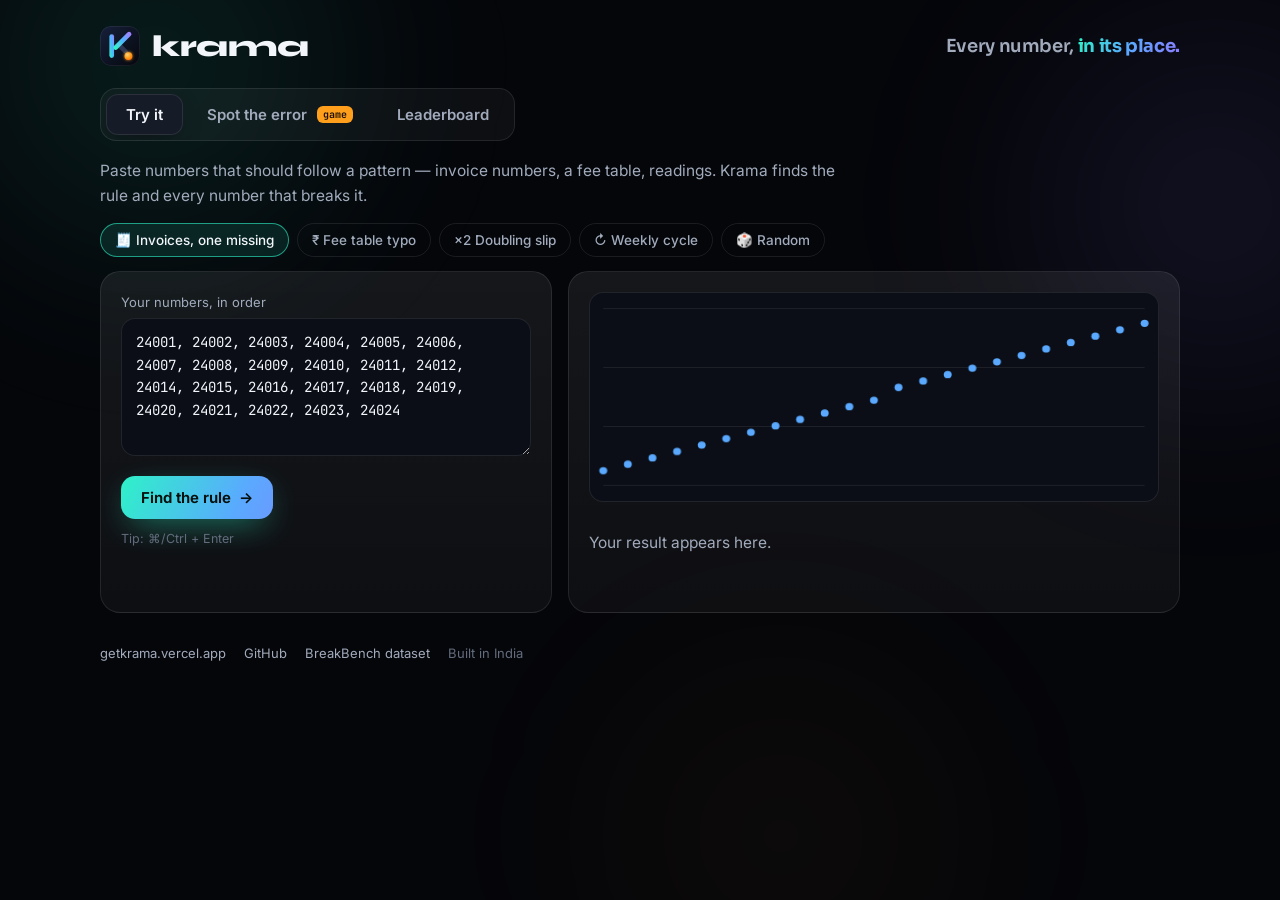
<file: huggingface/space/index.html>
<!doctype html>
<html lang="en">
<head>
  <meta charset="utf-8">
  <meta name="viewport" content="width=device-width, initial-scale=1">
  <title>Krama — find the broken number</title>
  <meta name="description" content="Paste a column of numbers. Krama finds the rule and every number that breaks it. Play spot-the-error and see the BreakBench leaderboard.">
  <link rel="icon" href="krama-mark.svg" type="image/svg+xml">
  <link rel="preconnect" href="https://fonts.googleapis.com">
  <link rel="preconnect" href="https://fonts.gstatic.com" crossorigin>
  <link href="https://fonts.googleapis.com/css2?family=Inter:wght@400;500;600;700&family=JetBrains+Mono:wght@400;600&family=Sora:wght@600;700&family=Syne:wght@800&display=swap" rel="stylesheet">
  <link rel="stylesheet" href="style.css">
  <script src="app.js" defer></script>
</head>
<body>
  <div class="aurora" aria-hidden="true"><i></i><i></i><i></i></div>
  <main class="shell">
    <header class="top">
      <a class="brand" href="https://getkrama.vercel.app" target="_blank" rel="noopener">
        <img src="krama-mark.svg" alt="" width="40" height="40"><span>krama</span>
      </a>
      <p class="tagline">Every number, <b>in its place.</b></p>
    </header>

    <nav class="tabs" role="tablist" aria-label="Sections">
      <button role="tab" class="tab active" data-tab="try" aria-selected="true">Try it</button>
      <button role="tab" class="tab" data-tab="game" aria-selected="false">Spot the error <span class="pill">game</span></button>
      <button role="tab" class="tab" data-tab="board" aria-selected="false">Leaderboard</button>
      <span class="tab-ink" aria-hidden="true"></span>
    </nav>

    <!-- TRY IT -->
    <section class="panel active" data-panel="try" role="tabpanel">
      <p class="intro">Paste numbers that should follow a pattern — invoice numbers, a fee table, readings. Krama finds the rule and every number that breaks it.</p>
      <div class="chips" role="group" aria-label="Examples">
        <button class="chip active" data-ex="invoices">🧾 Invoices, one missing</button>
        <button class="chip" data-ex="fees">₹ Fee table typo</button>
        <button class="chip" data-ex="double">×2 Doubling slip</button>
        <button class="chip" data-ex="cycle">↻ Weekly cycle</button>
        <button class="chip" data-ex="random">🎲 Random</button>
      </div>
      <div class="try-grid">
        <div class="card input-card">
          <label for="nums">Your numbers, in order</label>
          <textarea id="nums" rows="5" spellcheck="false"></textarea>
          <button class="go" id="go">Find the rule <span>→</span></button>
          <p class="hint" id="meta">Tip: ⌘/Ctrl + Enter</p>
        </div>
        <div class="card out-card">
          <svg class="chart" id="chart" viewBox="0 0 600 240" preserveAspectRatio="none" aria-label="Your numbers and the rule"></svg>
          <div id="out" class="out" aria-live="polite"><p class="muted">Your result appears here.</p></div>
        </div>
      </div>
    </section>

    <!-- GAME -->
    <section class="panel" data-panel="game" role="tabpanel" hidden>
      <div class="game-head">
        <div>
          <h2>Spot the error</h2>
          <p class="muted">Tap the number that breaks the pattern — or decide the sequence is <b>all correct</b>, or has <b>no pattern</b> at all.</p>
        </div>
        <div class="scores">
          <div><b id="score">0</b><span>score</span></div>
          <div><b id="streak">0</b><span>streak 🔥</span></div>
          <div><b id="round">1</b><span>of 10</span></div>
        </div>
      </div>
      <div class="card game-card">
        <div class="tiles" id="tiles"></div>
        <div class="choices">
          <button class="choice ok" id="allOk">✓ All correct</button>
          <button class="choice none" id="noPat">∅ No pattern</button>
        </div>
        <div class="reveal" id="reveal" aria-live="polite"></div>
        <button class="go next" id="next" hidden>Next puzzle <span>→</span></button>
      </div>
      <div class="card done" id="done" hidden>
        <h2 id="doneTitle"></h2>
        <p class="muted" id="doneText"></p>
        <div class="done-actions">
          <button class="go" id="again">Play again</button>
          <a class="ghost" href="https://getkrama.vercel.app/app" target="_blank" rel="noopener">Check your own data free →</a>
        </div>
      </div>
    </section>

    <!-- LEADERBOARD -->
    <section class="panel" data-panel="board" role="tabpanel" hidden>
      <h2>Do AI models see patterns that aren't there?</h2>
      <p class="muted">BreakBench: 1,200 hidden test sequences — correct, broken, missing, duplicated, pure noise, and real rules outside the usual families. <a href="https://huggingface.co/datasets/Rudraneel93/krama-breakbench" target="_blank" rel="noopener">Dataset &amp; how to submit →</a></p>
      <div class="board-grid">
        <div class="card"><h3>Invents a rule in pure noise <span class="muted">↓ lower is better</span></h3><div class="bars" id="barsPhantom"></div></div>
        <div class="card"><h3>Exactly right overall <span class="muted">↑ higher is better</span></h3><div class="bars" id="barsExact"></div></div>
      </div>
      <div class="card table-card">
        <table class="lb" id="lb">
          <thead><tr><th>System</th><th>Exact</th><th>Phantom ↓</th><th>Break F1</th><th>False alarms ↓</th><th>“Beyond”</th></tr></thead>
          <tbody></tbody>
        </table>
        <p class="hint">Read it fairly: Krama is built for six common rule families, so it scores 0% on the “beyond” category (primes, Catalan numbers…) — it says “no rule” rather than guess. Models that know those sequences can beat it there. Your model here? Submit predictions on the dataset page.</p>
      </div>
    </section>

    <footer class="foot">
      <a href="https://getkrama.vercel.app" target="_blank" rel="noopener">getkrama.vercel.app</a>
      <a href="https://github.com/rudraneel93/Krama" target="_blank" rel="noopener">GitHub</a>
      <a href="https://huggingface.co/datasets/Rudraneel93/krama-breakbench" target="_blank" rel="noopener">BreakBench dataset</a>
      <span>Built in India</span>
    </footer>
  </main>
  <div class="toast" id="toast" role="status"></div>
</body>
</html>
</file>
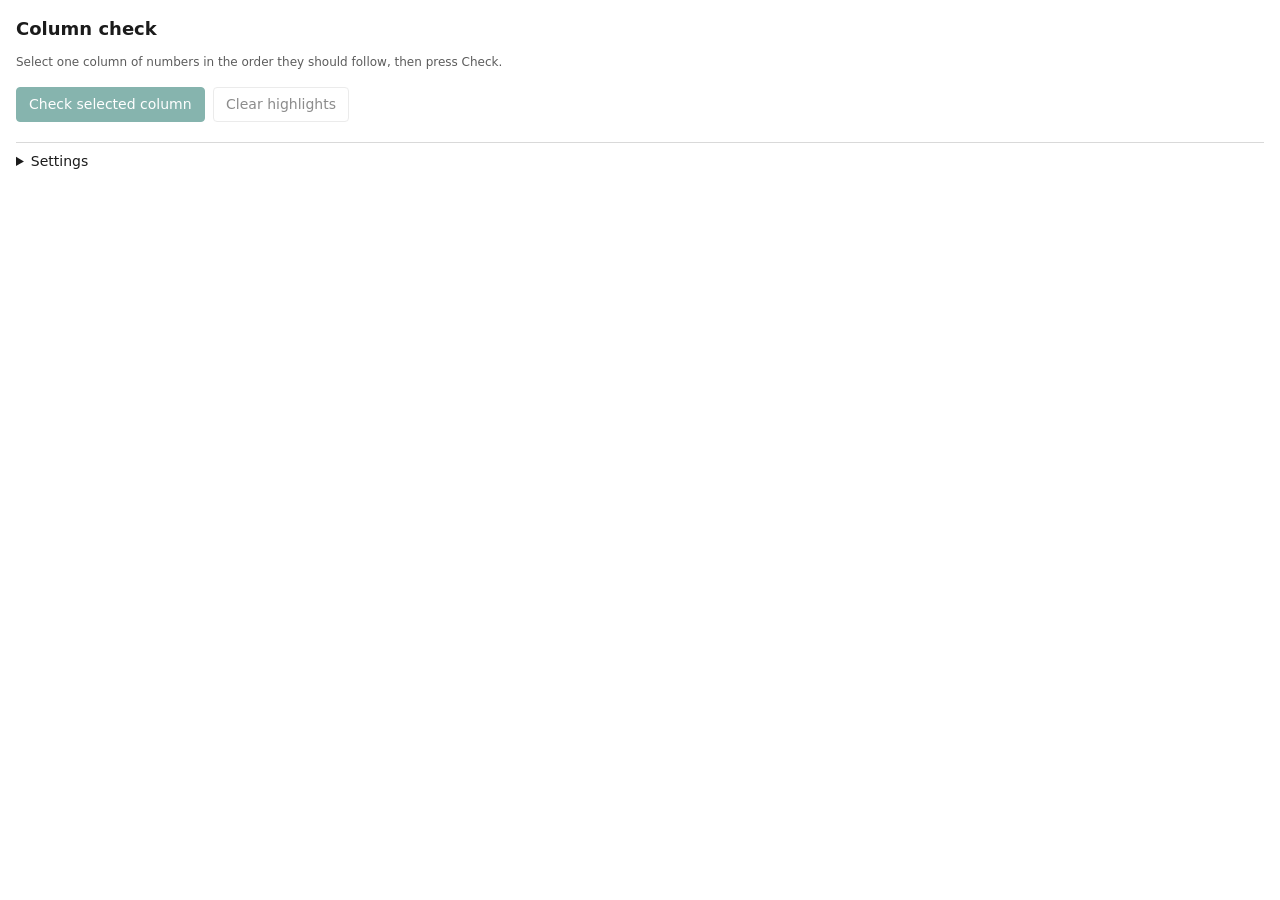
<file: integrations/excel/src/taskpane.html>
<!doctype html>
<html lang="en">
<head>
  <meta charset="utf-8">
  <meta name="viewport" content="width=device-width, initial-scale=1">
  <meta http-equiv="Content-Security-Policy"
        content="default-src 'self'; script-src 'self' https://appsforoffice.microsoft.com; connect-src 'self' https:; style-src 'self'; img-src 'self' data:">
  <title>Krama Column Check</title>
  <link rel="stylesheet" href="taskpane.css">
  <script src="https://appsforoffice.microsoft.com/lib/1/hosted/office.js"></script>
  <script src="logic.js"></script>
  <script src="taskpane.js"></script>
</head>
<body>
  <main>
    <h1>Column check</h1>
    <p class="hint">Select one column of numbers in the order they should follow, then press Check.</p>
    <button id="check" class="primary" disabled>Check selected column</button>
    <button id="clear" disabled>Clear highlights</button>
    <section id="result" aria-live="polite"></section>
    <details id="settings">
      <summary>Settings</summary>
      <label>API key <input id="key" type="password" autocomplete="off" spellcheck="false"></label>
      <label>API URL <input id="url" type="url" spellcheck="false"></label>
      <button id="save">Save</button>
      <p class="hint">The key is stored in this add-in's local storage on this computer.</p>
    </details>
  </main>
</body>
</html>
</file>
<file: huggingface/space/style.css>
:root {
  --bg: #05060a; --bg2: #0b0e16; --panel: rgba(255,255,255,.04); --panel2: rgba(255,255,255,.07);
  --line: rgba(255,255,255,.09); --fg: #f2f5fa; --muted: #a1abbc; --dim: #626c7d;
  --rule: #2ef2c8; --sky: #5aa9ff; --violet: #8b7cff; --brk: #ff9f1c;
  --grad: linear-gradient(115deg, #2ef2c8, #5aa9ff 50%, #8b7cff);
  --ease: cubic-bezier(.2,.8,.2,1);
  --mono: "JetBrains Mono", ui-monospace, Menlo, monospace;
  --display: "Sora", "Inter", system-ui, sans-serif;
  color-scheme: dark;
}
* { box-sizing: border-box; }
body { margin: 0; background: var(--bg); color: var(--fg); font: 15.5px/1.6 "Inter", system-ui, sans-serif; -webkit-font-smoothing: antialiased; min-height: 100vh; }
a { color: var(--rule); }
.muted { color: var(--muted); }
[hidden] { display: none !important; }
.aurora { position: fixed; inset: -20vmax; z-index: -1; filter: blur(90px); opacity: .5; pointer-events: none; }
.aurora i { position: absolute; width: 50vmax; height: 50vmax; border-radius: 50%; animation: drift 28s ease-in-out infinite alternate; }
.aurora i:nth-child(1) { background: radial-gradient(circle, rgba(46,242,200,.28), transparent 60%); left: 5%; top: 0; }
.aurora i:nth-child(2) { background: radial-gradient(circle, rgba(139,124,255,.28), transparent 60%); right: 0; top: 10%; animation-duration: 34s; }
.aurora i:nth-child(3) { background: radial-gradient(circle, rgba(255,159,28,.10), transparent 60%); left: 40%; bottom: 0; }
@keyframes drift { to { transform: translate3d(6vmax, -4vmax, 0) scale(1.15); } }

.shell { width: min(1080px, 100% - 28px); margin: 0 auto; padding: 26px 0 40px; }
.top { display: flex; align-items: center; justify-content: space-between; gap: 16px; flex-wrap: wrap; }
.brand { display: flex; align-items: center; gap: 12px; text-decoration: none; color: var(--fg); }
.brand img { border-radius: 11px; transition: transform .6s var(--ease); }
.brand:hover img { transform: rotate(-8deg) scale(1.06); }
.brand span { font: 800 30px/1 "Syne", var(--display); letter-spacing: -.015em; }
.tagline { margin: 0; font: 600 18px var(--display); letter-spacing: -.02em; color: var(--muted); }
.tagline b { background: var(--grad); -webkit-background-clip: text; background-clip: text; color: transparent; }

.tabs { position: relative; display: flex; gap: 4px; margin: 22px 0 18px; padding: 5px; border-radius: 16px; background: var(--panel); border: 1px solid var(--line); width: fit-content; max-width: 100%; overflow-x: auto; }
.tab { position: relative; z-index: 1; font: 600 15px "Inter", sans-serif; padding: 11px 20px; border: 0; border-radius: 12px; background: transparent; color: var(--muted); cursor: pointer; white-space: nowrap; transition: color .25s; }
.tab.active { color: var(--fg); }
.tab-ink { position: absolute; z-index: 0; top: 5px; bottom: 5px; border-radius: 12px; background: #161b28; box-shadow: 0 8px 24px -10px rgba(0,0,0,.6), inset 0 0 0 1px var(--line); transition: left .45s var(--ease), width .45s var(--ease); }
.pill { font: 600 10px var(--mono); padding: 2px 6px; border-radius: 6px; background: var(--brk); color: #1a0d00; margin-left: 6px; vertical-align: 2px; }
.panel { animation: rise .5s var(--ease); }
@keyframes rise { from { opacity: 0; transform: translateY(10px); } }
.intro { color: var(--muted); margin: 0 0 14px; max-width: 760px; }
h2 { font: 650 26px var(--display); letter-spacing: -.03em; margin: 0 0 6px; }
h3 { font: 600 15px var(--display); margin: 0 0 14px; } h3 .muted { font: 500 12px "Inter"; margin-left: 6px; }

.card { background: linear-gradient(180deg, var(--panel2), var(--panel)); border: 1px solid var(--line); border-radius: 20px; padding: 20px; }
.chips { display: flex; flex-wrap: wrap; gap: 8px; margin-bottom: 14px; }
.chip { font: 500 13.5px "Inter"; padding: 8px 14px; border-radius: 999px; border: 1px solid var(--line); background: transparent; color: var(--muted); cursor: pointer; transition: all .25s var(--ease); }
.chip:hover { color: var(--fg); transform: translateY(-1px); }
.chip.active { color: var(--fg); border-color: rgba(46,242,200,.6); background: rgba(46,242,200,.1); }
.try-grid { display: grid; grid-template-columns: .85fr 1.15fr; gap: 16px; }
@media (max-width: 820px) { .try-grid { grid-template-columns: 1fr; } }
label { display: block; font-size: 13px; color: var(--muted); margin-bottom: 6px; }
textarea { width: 100%; font: 14px/1.6 var(--mono); color: var(--fg); background: var(--bg2); border: 1px solid var(--line); border-radius: 14px; padding: 12px 14px; resize: vertical; outline: none; transition: border-color .2s, box-shadow .2s; }
textarea:focus { border-color: rgba(46,242,200,.6); box-shadow: 0 0 0 4px rgba(46,242,200,.12); }
.go { display: inline-flex; align-items: center; gap: 8px; margin-top: 12px; font: 650 15px "Inter"; padding: 12px 20px; border: 0; border-radius: 14px; cursor: pointer; color: #03100c; background: var(--grad); background-size: 160% 100%; box-shadow: 0 10px 34px -10px rgba(46,242,200,.6); transition: transform .2s, background-position .4s, box-shadow .3s; }
.go:hover { background-position: 100% 0; box-shadow: 0 14px 44px -8px rgba(139,124,255,.6); }
.go:active { transform: scale(.97); }
.go span { transition: transform .3s var(--ease); } .go:hover span { transform: translateX(4px); }
.go[disabled] { opacity: .55; pointer-events: none; }
.hint { color: var(--dim); font-size: 12.5px; margin: 10px 0 0; }
.chart { width: 100%; height: 210px; display: block; border-radius: 14px; background: var(--bg2); border: 1px solid var(--line); }
.chart .gl { stroke: var(--line); }
.chart .rl { fill: none; stroke: url(#cg); stroke-width: 2.5; stroke-linecap: round; stroke-linejoin: round; vector-effect: non-scaling-stroke; }
.chart .area { fill: url(#ca); opacity: .5; }
.chart .pt { fill: var(--sky); } .chart .pt.ok { fill: var(--rule); } .chart .pt.bad { fill: var(--brk); }
.chart .ring { fill: none; stroke: var(--brk); stroke-width: 2; vector-effect: non-scaling-stroke; }
.out { padding-top: 14px; min-height: 90px; }
.badge { display: inline-flex; align-items: center; gap: 7px; font: 600 11px var(--mono); letter-spacing: .08em; text-transform: uppercase; padding: 5px 10px; border-radius: 999px; }
.badge::before { content: ""; width: 6px; height: 6px; border-radius: 50%; background: currentColor; }
.badge.ok { background: rgba(46,242,200,.14); color: var(--rule); } .badge.bad { background: rgba(255,159,28,.16); color: var(--brk); } .badge.none { background: var(--panel2); color: var(--muted); }
.plain { font: 600 19px var(--display); letter-spacing: -.02em; margin: 10px 0 2px; }
.formula { font: 13px var(--mono); color: var(--rule); }
.breaks { list-style: none; padding: 0; margin: 12px 0 0; display: grid; gap: 7px; }
.breaks li { padding: 10px 12px; border-radius: 12px; background: rgba(255,159,28,.08); border: 1px solid rgba(255,159,28,.3); font-size: 14px; animation: rise .45s var(--ease) both; }
.breaks b { color: var(--brk); }

/* game */
.game-head { display: flex; justify-content: space-between; align-items: flex-end; gap: 16px; flex-wrap: wrap; margin-bottom: 14px; }
.game-head p { margin: 0; max-width: 620px; }
.scores { display: flex; gap: 10px; }
.scores div { min-width: 78px; text-align: center; padding: 10px 12px; border-radius: 14px; background: var(--panel); border: 1px solid var(--line); }
.scores b { display: block; font: 700 24px var(--display); }
.scores span { font-size: 11.5px; color: var(--muted); }
.bump { animation: bump .5s var(--ease); }
@keyframes bump { 40% { transform: scale(1.25); color: var(--rule); } }
.tiles { display: flex; flex-wrap: wrap; gap: 8px; min-height: 60px; }
.tile { font: 600 15px var(--mono); padding: 12px 14px; border-radius: 12px; border: 1px solid var(--line); background: var(--bg2); color: var(--fg); cursor: pointer; transition: transform .2s var(--ease), border-color .2s, background .2s; opacity: 0; animation: pop .45s var(--ease) forwards; position: relative; }
@keyframes pop { from { opacity: 0; transform: translateY(8px) scale(.95); } to { opacity: 1; transform: none; } }
.tile:hover:not([disabled]) { transform: translateY(-3px); border-color: rgba(90,169,255,.7); }
.tile[disabled] { cursor: default; }
.tile.picked { border-color: var(--sky); box-shadow: 0 0 0 3px rgba(90,169,255,.25); }
.tile.ans { border-color: var(--brk); background: rgba(255,159,28,.15); color: var(--brk); animation: shake .5s; }
.tile.fine { border-color: rgba(46,242,200,.45); background: rgba(46,242,200,.07); }
.tile .exp { position: absolute; left: 50%; top: calc(100% + 4px); transform: translateX(-50%); font: 600 10.5px var(--mono); color: var(--brk); white-space: nowrap; }
@keyframes shake { 20%, 60% { transform: translateX(-4px); } 40%, 80% { transform: translateX(4px); } }
.choices { display: flex; gap: 10px; margin-top: 26px; flex-wrap: wrap; }
.choice { font: 600 14.5px "Inter"; padding: 11px 18px; border-radius: 12px; border: 1px solid var(--line); background: var(--panel); color: var(--fg); cursor: pointer; transition: all .2s; }
.choice:hover:not([disabled]) { transform: translateY(-2px); }
.choice.ok:hover { border-color: var(--rule); } .choice.none:hover { border-color: var(--violet); }
.choice.picked { box-shadow: 0 0 0 3px rgba(90,169,255,.3); border-color: var(--sky); }
.choice[disabled] { opacity: .6; cursor: default; }
.reveal { margin-top: 18px; min-height: 10px; }
.verdict { font: 650 20px var(--display); letter-spacing: -.02em; margin: 0 0 6px; animation: rise .4s var(--ease); }
.verdict.win { color: var(--rule); } .verdict.lose { color: var(--brk); }
.why { color: var(--muted); margin: 0; animation: rise .5s var(--ease); }
.why code { color: var(--rule); font-family: var(--mono); }
.done { text-align: center; margin-top: 14px; animation: rise .5s var(--ease); }
.done h2 { font-size: 30px; }
.done-actions { display: flex; gap: 12px; justify-content: center; flex-wrap: wrap; align-items: center; }
.ghost { color: var(--fg); text-decoration: none; padding: 12px 18px; border-radius: 14px; border: 1px solid var(--line); margin-top: 12px; }
.confetti { position: fixed; top: -10px; width: 8px; height: 14px; border-radius: 2px; z-index: 50; animation: fall linear forwards; pointer-events: none; }
@keyframes fall { to { transform: translateY(105vh) rotate(720deg); opacity: .4; } }

/* leaderboard */
.board-grid { display: grid; grid-template-columns: 1fr 1fr; gap: 16px; margin: 16px 0; }
@media (max-width: 820px) { .board-grid { grid-template-columns: 1fr; } }
.bars { display: grid; gap: 12px; }
.bar-row { display: grid; grid-template-columns: 170px 1fr 56px; gap: 10px; align-items: center; font-size: 13.5px; }
@media (max-width: 520px) { .bar-row { grid-template-columns: 110px 1fr 48px; } }
.bar-row .name { color: var(--muted); white-space: nowrap; overflow: hidden; text-overflow: ellipsis; }
.bar-row.kr .name { color: var(--fg); font-weight: 600; }
.track { height: 12px; border-radius: 6px; background: var(--panel2); overflow: hidden; }
.fill { height: 100%; width: 0; border-radius: 6px; background: var(--grad); transition: width 1.3s var(--ease); }
.fill.warm { background: linear-gradient(90deg, #ff9f1c, #ff6b6b); }
.val { font: 600 13px var(--mono); text-align: right; }
.table-card { overflow-x: auto; }
.lb { width: 100%; border-collapse: collapse; font-size: 14px; min-width: 620px; }
.lb th { text-align: left; font: 500 12px "Inter"; text-transform: uppercase; letter-spacing: .07em; color: var(--dim); padding: 10px; border-bottom: 1px solid var(--line); }
.lb td { padding: 12px 10px; border-bottom: 1px solid var(--line); }
.lb tr.kr td { background: rgba(46,242,200,.06); } .lb tr.kr td:first-child { font-weight: 600; }
.lb .num { font-family: var(--mono); }

.foot { display: flex; gap: 18px; flex-wrap: wrap; margin-top: 30px; color: var(--dim); font-size: 13px; }
.foot a { color: var(--muted); text-decoration: none; } .foot a:hover { color: var(--fg); }
.toast { position: fixed; bottom: 20px; left: 50%; transform: translate(-50%, 120px); background: #161b28; border: 1px solid var(--line); padding: 12px 16px; border-radius: 12px; transition: transform .45s var(--ease); font-size: 14px; z-index: 60; max-width: calc(100% - 32px); }
.toast.show { transform: translate(-50%, 0); }
@media (prefers-reduced-motion: reduce) { *, *::before, *::after { animation-duration: .001ms !important; animation-delay: 0s !important; transition-duration: .001ms !important; } .tile { opacity: 1; } }
/* Once revealed, tiles stay visible even when a new animation (shake) replaces the fade-in. */
.tile.ans, .tile.fine, .tile.picked, .tile.x, .tile[disabled] { opacity: 1; }
.tile.x { border-color: rgba(139,124,255,.4); }
</file>
<file: integrations/excel/src/taskpane.css>
:root { --fg: #1b1b1b; --muted: #5c5c5c; --bg: #ffffff; --accent: #0f6b5f; --bad: #b3261e; --line: #d9d9d9; }
@media (prefers-color-scheme: dark) {
  :root { --fg: #f0f0f0; --muted: #b5b5b5; --bg: #1f1f1f; --accent: #5cc3b2; --bad: #ff8a80; --line: #3a3a3a; }
}
body { margin: 0; font: 14px/1.45 "Segoe UI", system-ui, sans-serif; color: var(--fg); background: var(--bg); }
main { padding: 16px; }
h1 { font-size: 18px; margin: 0 0 8px; }
.hint { color: var(--muted); font-size: 12px; }
button { font: inherit; padding: 6px 12px; margin: 4px 4px 4px 0; border: 1px solid var(--line); border-radius: 4px; background: transparent; color: var(--fg); cursor: pointer; }
button.primary { background: var(--accent); border-color: var(--accent); color: #fff; }
button:disabled { opacity: .5; cursor: default; }
#result { margin: 12px 0; }
#result .rule { font-family: ui-monospace, Menlo, monospace; }
#result ul { padding-left: 18px; }
#result a { color: var(--accent); cursor: pointer; }
#result .error { color: var(--bad); }
label { display: block; margin: 8px 0; font-size: 12px; }
input { display: block; width: 100%; box-sizing: border-box; padding: 6px; margin-top: 2px; border: 1px solid var(--line); border-radius: 4px; background: transparent; color: var(--fg); font: inherit; }
details { margin-top: 16px; border-top: 1px solid var(--line); padding-top: 8px; }
</file>
